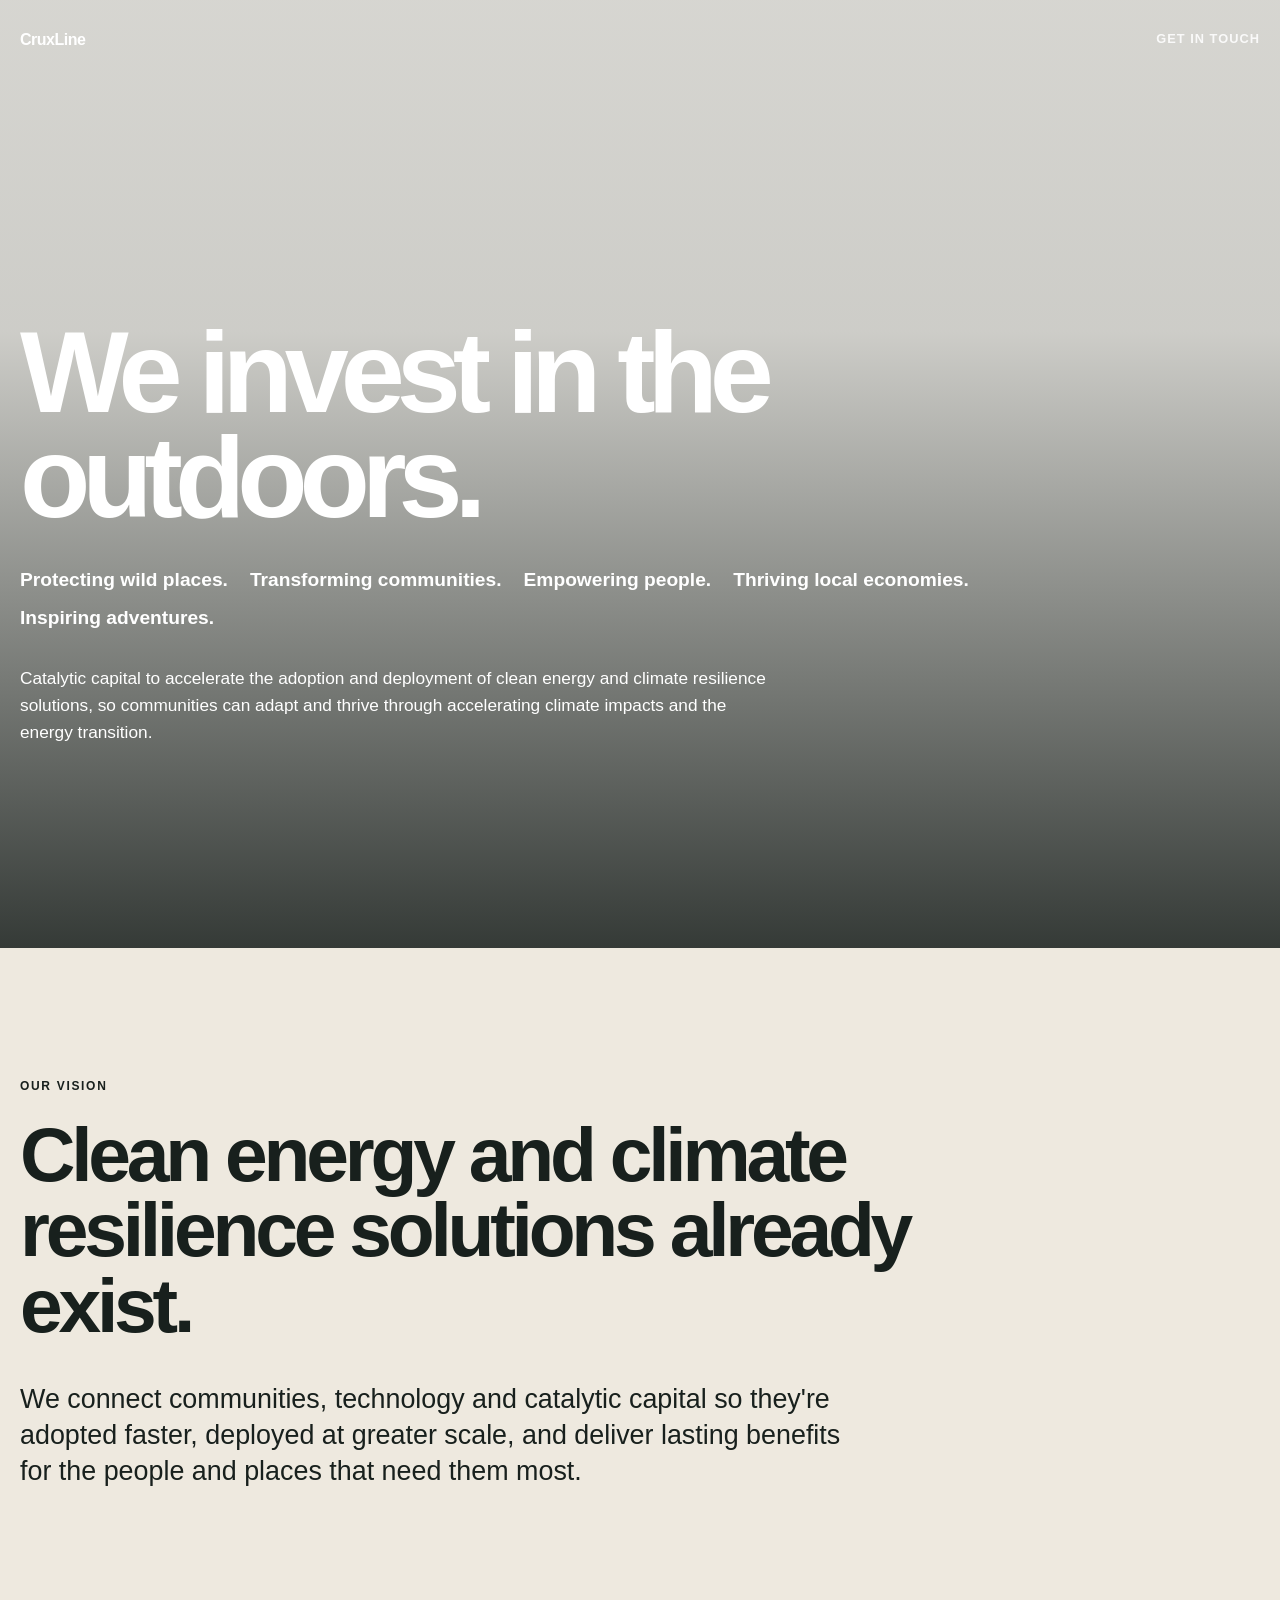
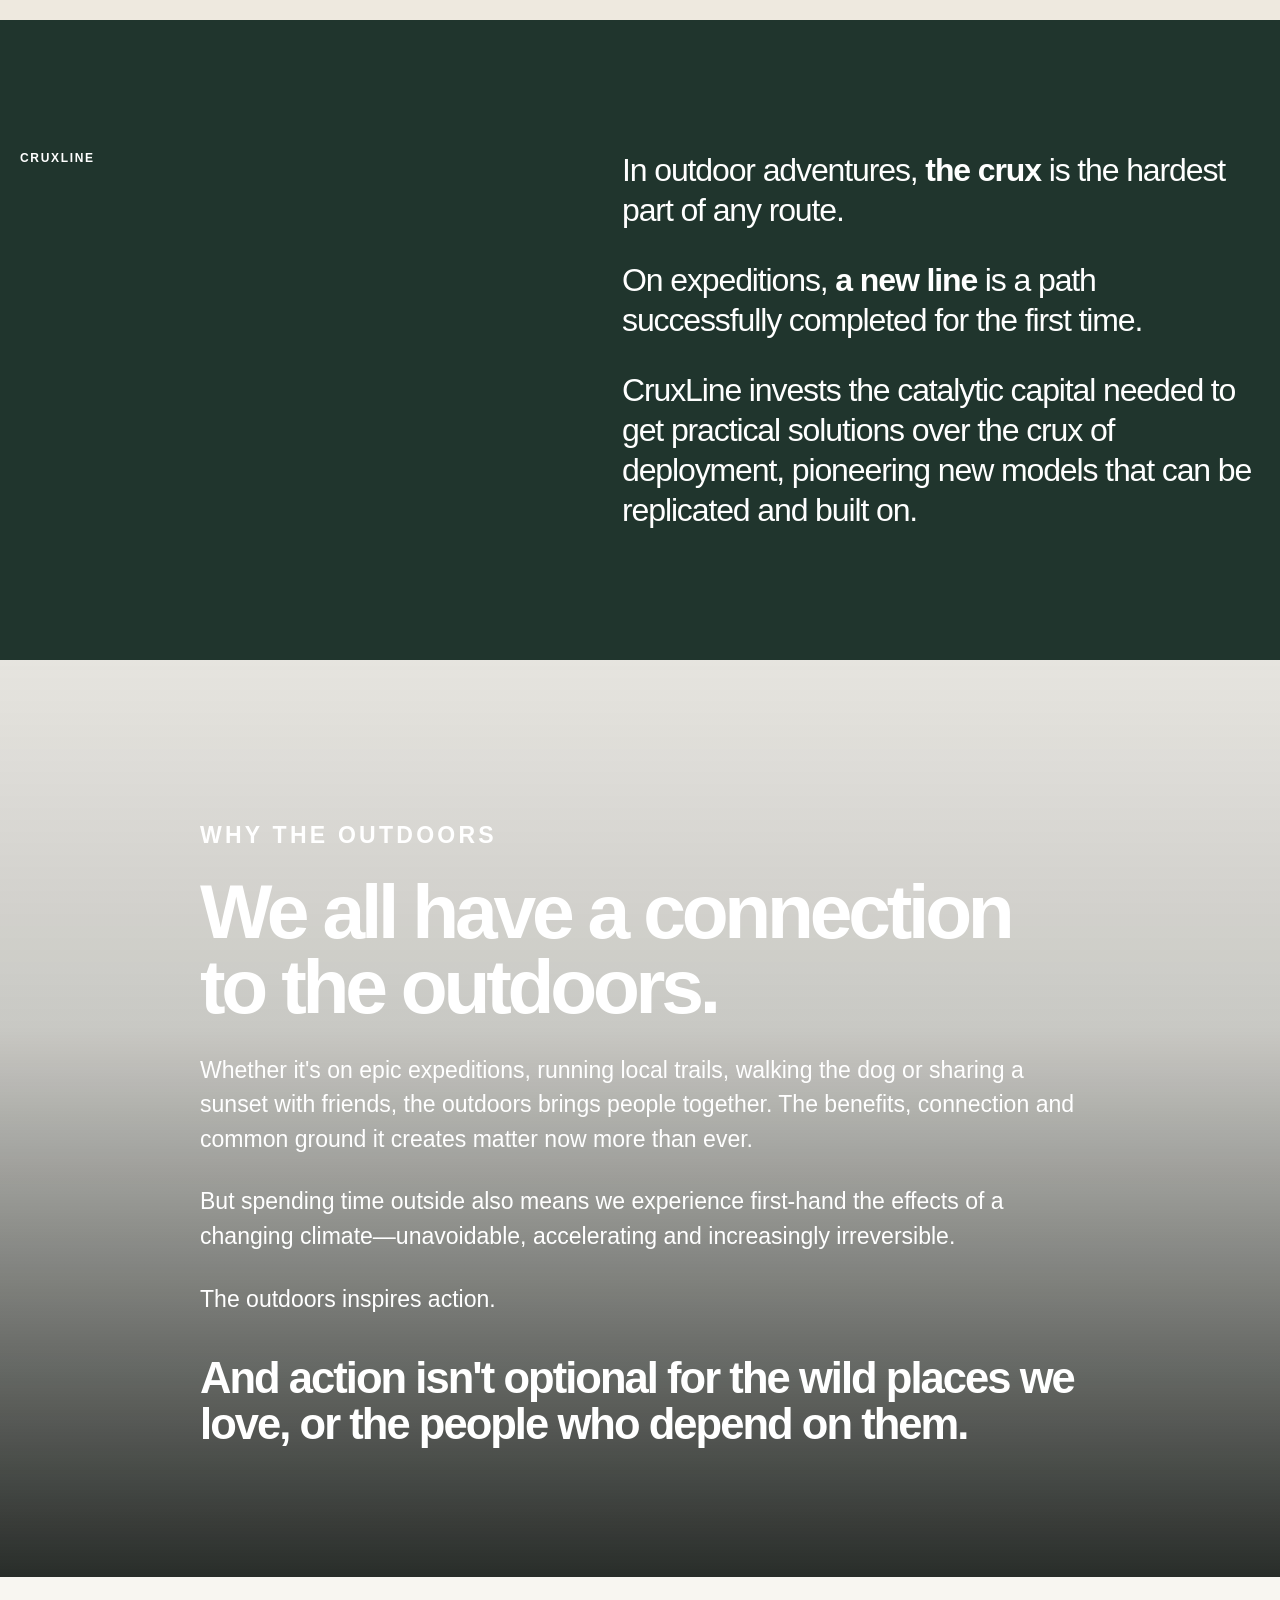
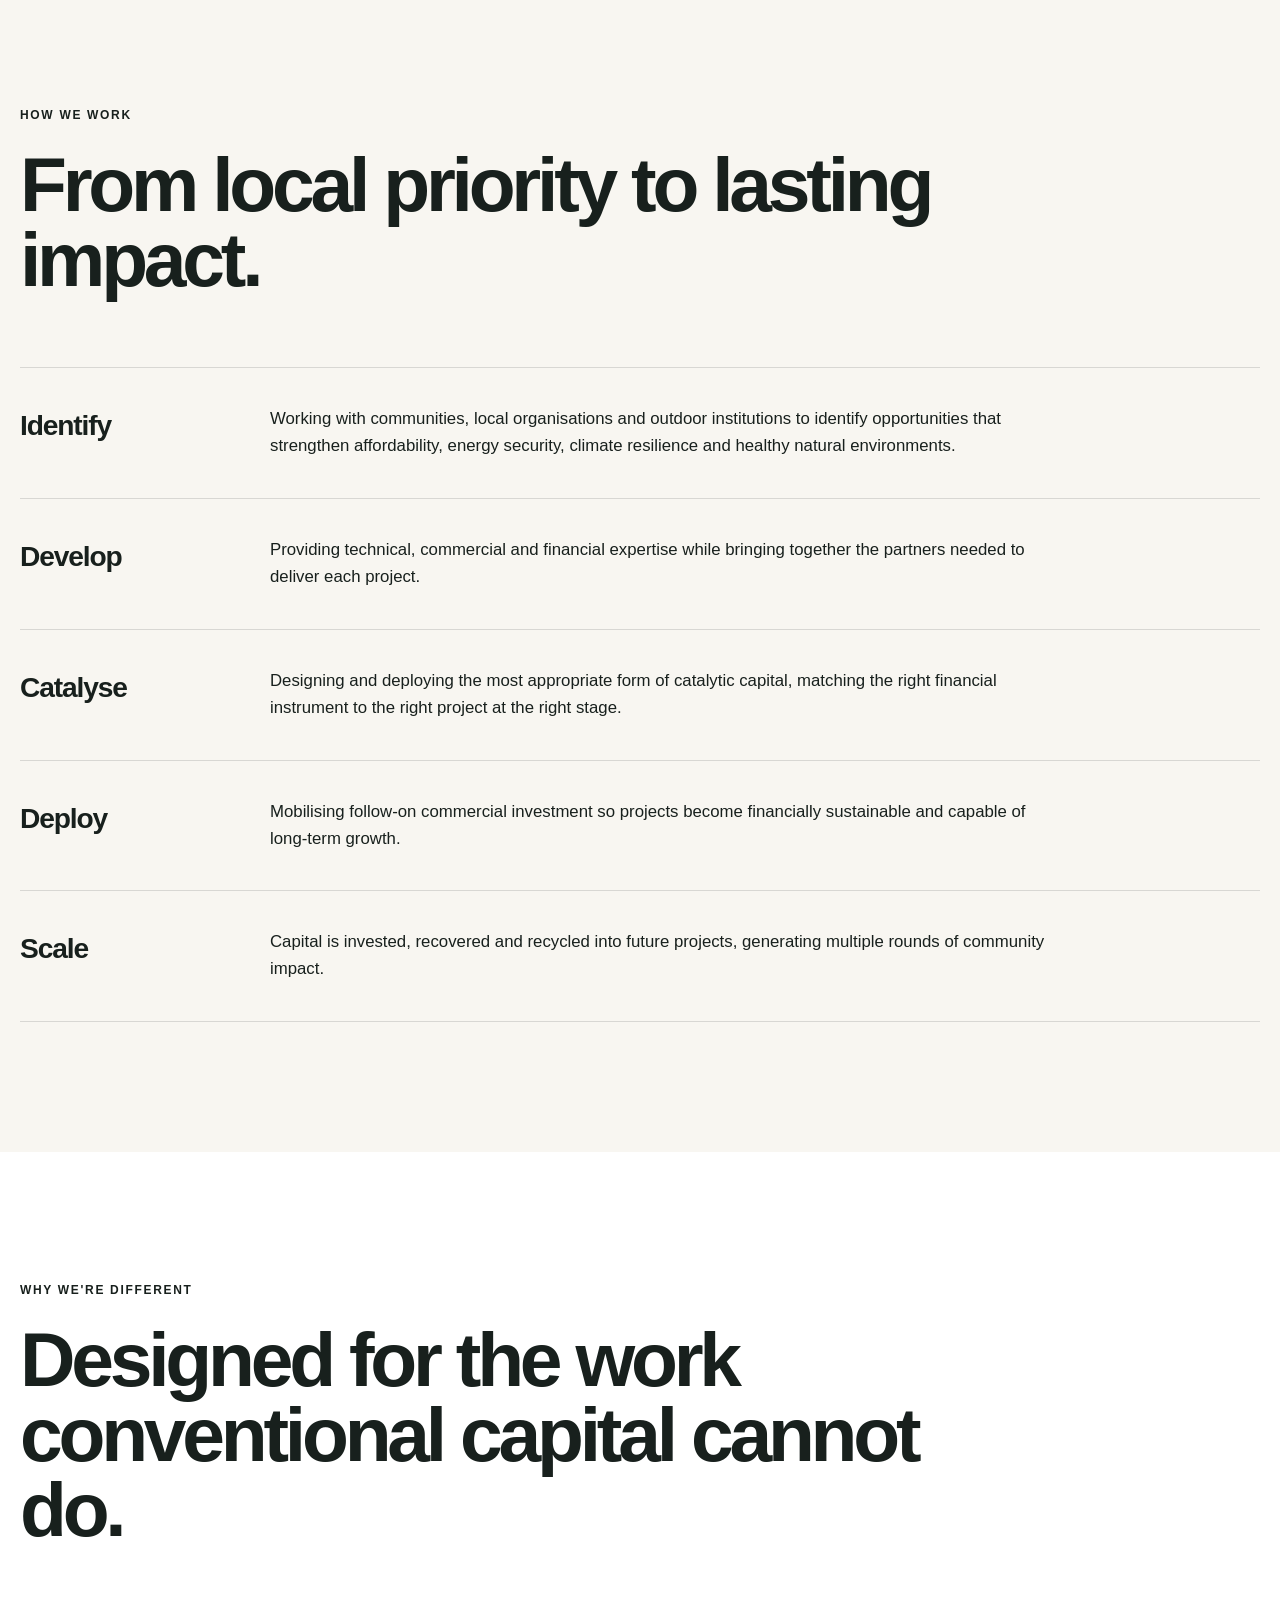
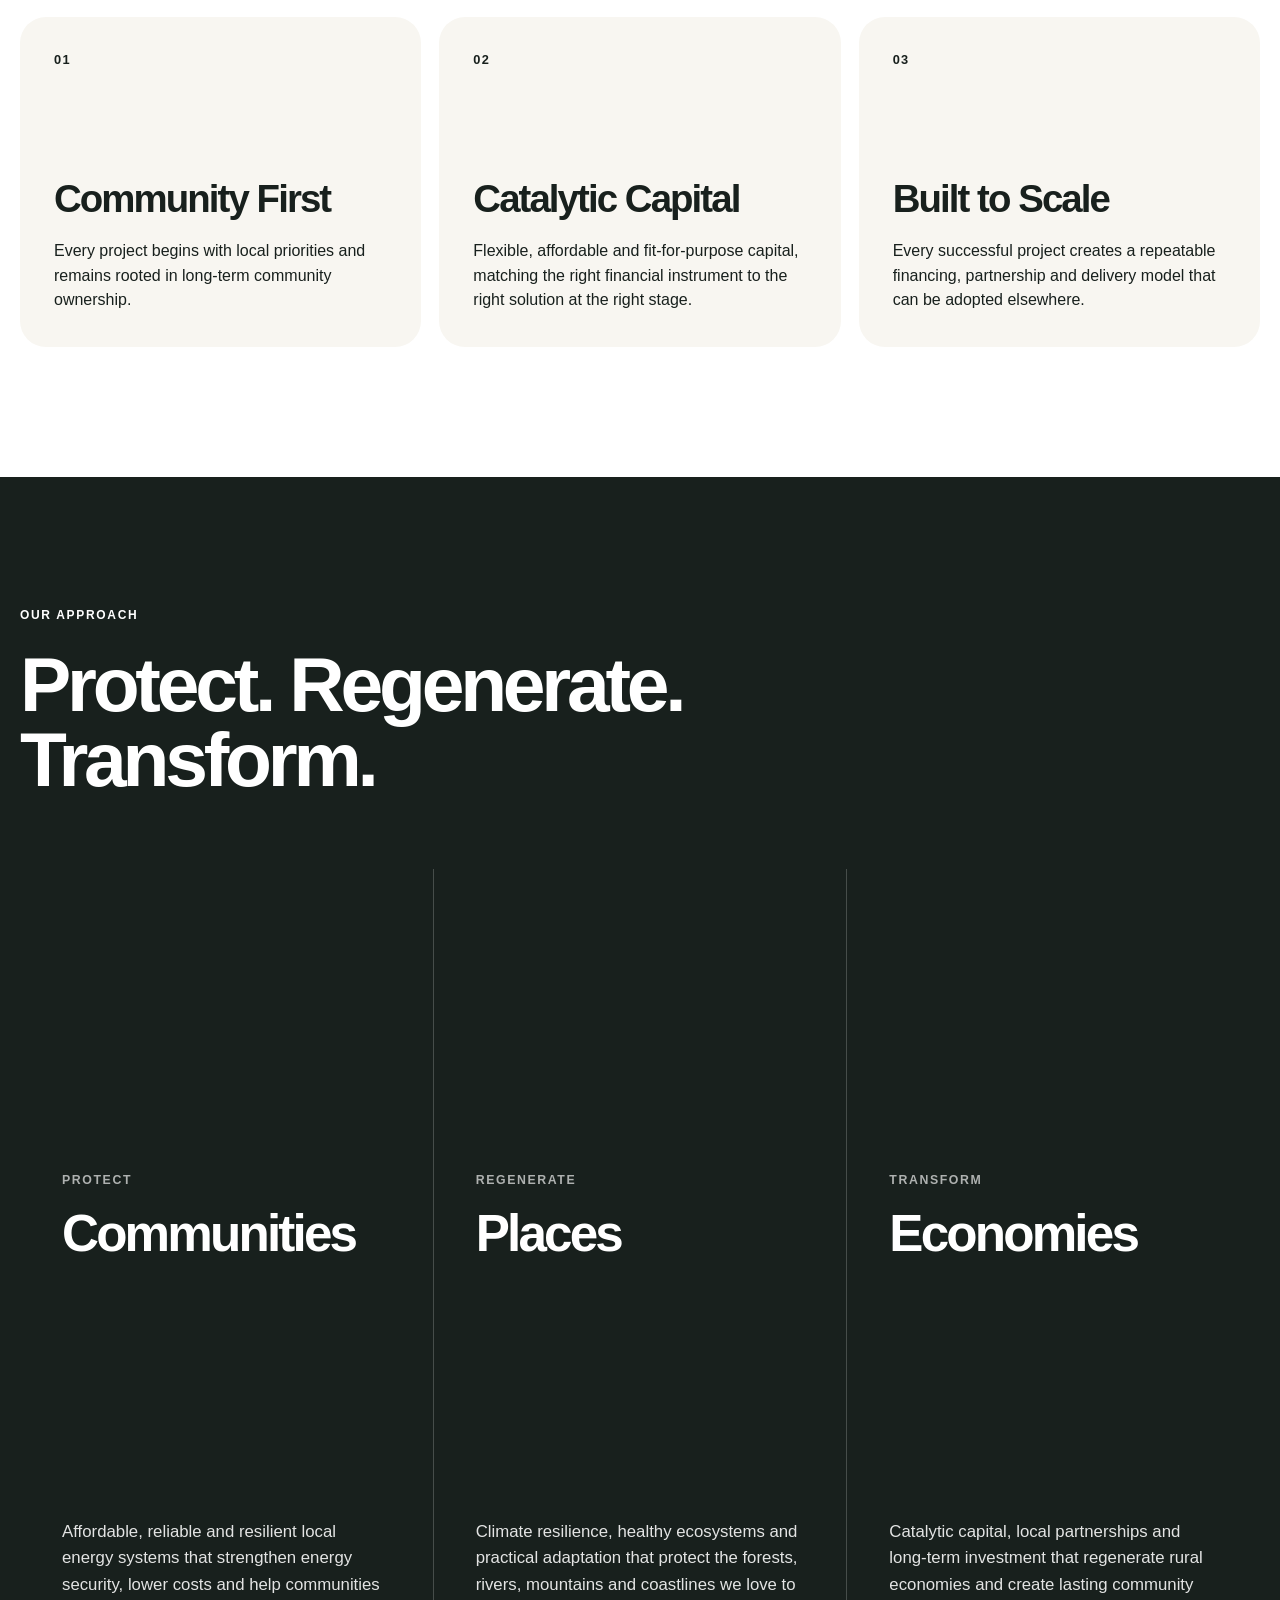
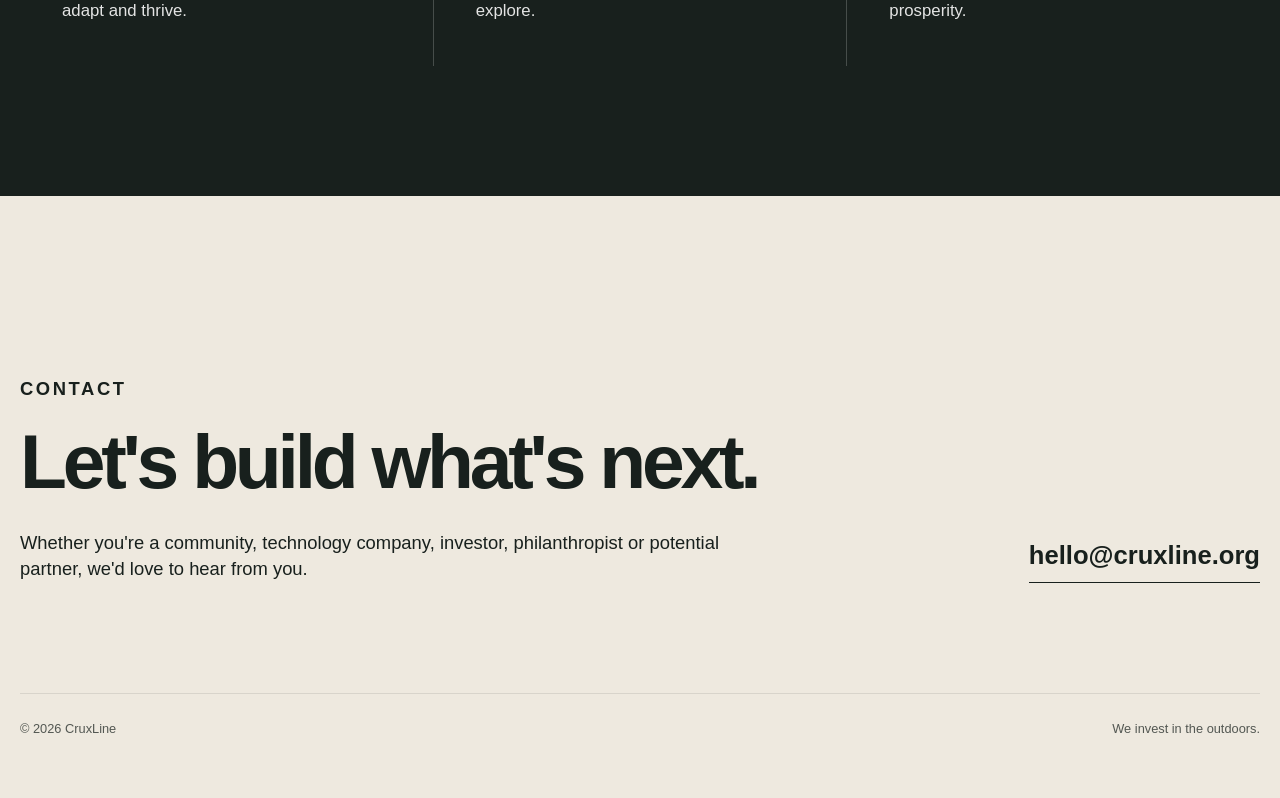
<file: index(1).html>
<!DOCTYPE html>
<html lang="en">
<head>
  <meta charset="UTF-8" />
  <meta name="viewport" content="width=device-width, initial-scale=1.0" />
  <meta
    name="description"
    content="CruxLine invests catalytic capital to accelerate the adoption and deployment of clean energy and climate resilience solutions."
  />
  <title>CruxLine — We invest in the outdoors.</title>

  <style>
    :root {
      --ink: #18201d;
      --forest: #20352d;
      --moss: #7f8f77;
      --sand: #eee9df;
      --paper: #f8f6f1;
      --white: #ffffff;
      --line: rgba(24, 32, 29, 0.14);
      --max-width: 1240px;
      --radius: 26px;
    }

    * {
      box-sizing: border-box;
      margin: 0;
      padding: 0;
    }

    html {
      scroll-behavior: smooth;
    }

    body {
      background: var(--paper);
      color: var(--ink);
      font-family: Arial, Helvetica, sans-serif;
      line-height: 1.45;
      -webkit-font-smoothing: antialiased;
      text-rendering: optimizeLegibility;
    }

    a {
      color: inherit;
      text-decoration: none;
    }

    img {
      display: block;
      width: 100%;
    }

    .container {
      width: min(calc(100% - 40px), var(--max-width));
      margin: 0 auto;
    }

    .eyebrow {
      margin-bottom: 22px;
      font-size: 0.75rem;
      font-weight: 700;
      letter-spacing: 0.14em;
      text-transform: uppercase;
    }

    .display {
      max-width: 1000px;
      font-size: clamp(3.8rem, 9vw, 8.8rem);
      font-weight: 600;
      letter-spacing: -0.07em;
      line-height: 0.91;
    }

    .headline {
      max-width: 1000px;
      font-size: clamp(2.6rem, 6vw, 5.8rem);
      font-weight: 600;
      letter-spacing: -0.055em;
      line-height: 0.98;
    }

    .lead {
      max-width: 850px;
      font-size: clamp(1.25rem, 2.1vw, 1.9rem);
      line-height: 1.35;
    }

    .body-large {
      max-width: 780px;
      font-size: clamp(1.1rem, 1.65vw, 1.45rem);
      line-height: 1.55;
    }

    .nav {
      position: absolute;
      z-index: 20;
      top: 0;
      left: 0;
      width: 100%;
      padding: 28px 0;
      color: var(--white);
    }

    .nav-inner {
      display: flex;
      align-items: center;
      justify-content: space-between;
    }

    .brand {
      font-size: 1rem;
      font-weight: 700;
      letter-spacing: -0.03em;
    }

    .nav-link {
      font-size: 0.8rem;
      font-weight: 700;
      letter-spacing: 0.08em;
      text-transform: uppercase;
      opacity: 0.88;
    }

    .hero {
      position: relative;
      min-height: 100svh;
      display: flex;
      align-items: flex-end;
      overflow: hidden;
      color: var(--white);
      background:
        linear-gradient(180deg, rgba(10, 17, 14, 0.14) 0%, rgba(10, 17, 14, 0.18) 35%, rgba(10, 17, 14, 0.82) 100%),
        url("https://images.unsplash.com/photo-1464822759023-fed622ff2c3b?auto=format&fit=crop&w=2200&q=88")
        center 45% / cover no-repeat;
    }

    .hero-content {
      position: relative;
      z-index: 2;
      padding: 190px 0 72px;
    }

    .hero-strands {
      display: flex;
      flex-wrap: wrap;
      gap: 10px 22px;
      max-width: 1100px;
      margin-top: 36px;
      font-size: clamp(1rem, 1.5vw, 1.3rem);
      font-weight: 600;
    }

    .hero-copy {
      max-width: 760px;
      margin-top: 34px;
      font-size: clamp(1rem, 1.35vw, 1.2rem);
      line-height: 1.55;
    }

    section {
      padding: 130px 0;
    }

    .vision {
      background: var(--sand);
    }

    .vision .lead {
      margin-top: 38px;
    }

    .crux {
      background: var(--forest);
      color: var(--white);
    }

    .crux-grid {
      display: grid;
      grid-template-columns: 0.9fr 1.1fr;
      gap: 80px;
      align-items: start;
    }

    .crux-copy p {
      margin-bottom: 30px;
      font-size: clamp(1.35rem, 2.5vw, 2.35rem);
      line-height: 1.25;
      letter-spacing: -0.035em;
    }

    .crux-copy p:last-child {
      margin-bottom: 0;
    }

    .crux-copy strong {
      font-weight: 700;
    }

    .outdoors {
      position: relative;
      min-height: 90svh;
      display: flex;
      align-items: flex-end;
      color: var(--white);
      background:
        linear-gradient(180deg, rgba(12, 17, 14, 0.08) 0%, rgba(12, 17, 14, 0.2) 40%, rgba(12, 17, 14, 0.88) 100%),
        url("https://images.unsplash.com/photo-1443632864897-14973fa006cf?auto=format&fit=crop&w=2200&q=88")
        center / cover no-repeat;
    }

    .outdoors-content {
      max-width: 880px;
    }

    .outdoors-content p {
      margin-top: 28px;
      font-size: clamp(1.1rem, 1.8vw, 1.55rem);
      line-height: 1.5;
    }

    .outdoors-content .closing {
      margin-top: 40px;
      font-size: clamp(1.7rem, 3.4vw, 3.3rem);
      font-weight: 600;
      letter-spacing: -0.045em;
      line-height: 1.05;
    }

    .how {
      background: var(--paper);
    }

    .process {
      margin-top: 70px;
      border-top: 1px solid var(--line);
    }

    .step {
      display: grid;
      grid-template-columns: 190px 1fr;
      gap: 60px;
      padding: 38px 0;
      border-bottom: 1px solid var(--line);
    }

    .step h3 {
      font-size: clamp(1.5rem, 2.2vw, 2rem);
      letter-spacing: -0.04em;
    }

    .step p {
      max-width: 780px;
      font-size: 1.05rem;
      line-height: 1.6;
    }

    .different {
      background: var(--white);
    }

    .cards {
      display: grid;
      grid-template-columns: repeat(3, 1fr);
      gap: 18px;
      margin-top: 70px;
    }

    .card {
      min-height: 330px;
      display: flex;
      flex-direction: column;
      justify-content: space-between;
      padding: 34px;
      border-radius: var(--radius);
      background: var(--paper);
    }

    .card-number {
      font-size: 0.8rem;
      font-weight: 700;
      letter-spacing: 0.1em;
    }

    .card h3 {
      margin-top: auto;
      margin-bottom: 20px;
      font-size: clamp(1.8rem, 3vw, 2.7rem);
      letter-spacing: -0.05em;
      line-height: 1;
    }

    .card p {
      font-size: 1rem;
      line-height: 1.55;
    }

    .approach {
      background: var(--ink);
      color: var(--white);
    }

    .pillars {
      display: grid;
      grid-template-columns: repeat(3, 1fr);
      gap: 1px;
      margin-top: 72px;
      background: rgba(255, 255, 255, 0.2);
    }

    .pillar {
      min-height: 520px;
      padding: 42px;
      background: var(--ink);
    }

    .pillar .verb {
      font-size: 0.77rem;
      font-weight: 700;
      letter-spacing: 0.13em;
      text-transform: uppercase;
      opacity: 0.65;
    }

    .pillar h3 {
      margin-top: 18px;
      font-size: clamp(2.4rem, 4vw, 4rem);
      letter-spacing: -0.055em;
      line-height: 1;
    }

    .pillar p {
      margin-top: 260px;
      font-size: 1.05rem;
      line-height: 1.55;
      opacity: 0.88;
    }

    .contact {
      padding: 150px 0 60px;
      background: var(--sand);
    }

    .contact-wrap {
      display: flex;
      align-items: flex-end;
      justify-content: space-between;
      gap: 40px;
      padding-bottom: 110px;
    }

    .contact-copy {
      max-width: 760px;
    }

    .contact-copy p {
      margin-top: 30px;
      font-size: 1.15rem;
    }

    .email {
      display: inline-block;
      padding-bottom: 8px;
      border-bottom: 1px solid currentColor;
      font-size: clamp(1.2rem, 2vw, 1.65rem);
      font-weight: 600;
    }

    footer {
      display: flex;
      justify-content: space-between;
      gap: 24px;
      padding-top: 26px;
      border-top: 1px solid var(--line);
      font-size: 0.8rem;
      opacity: 0.72;
    }

    @media (max-width: 900px) {
      section {
        padding: 95px 0;
      }

      .crux-grid,
      .cards,
      .pillars {
        grid-template-columns: 1fr;
      }

      .crux-grid {
        gap: 45px;
      }

      .step {
        grid-template-columns: 1fr;
        gap: 18px;
      }

      .card {
        min-height: 280px;
      }

      .pillar {
        min-height: auto;
      }

      .pillar p {
        margin-top: 120px;
      }

      .contact-wrap {
        align-items: flex-start;
        flex-direction: column;
      }
    }

    @media (max-width: 640px) {
      .container {
        width: min(calc(100% - 26px), var(--max-width));
      }

      .nav {
        padding: 20px 0;
      }

      .nav-link {
        display: none;
      }

      .hero-content {
        padding-bottom: 42px;
      }

      .hero-strands {
        gap: 8px 14px;
        margin-top: 28px;
      }

      .display {
        font-size: clamp(3.6rem, 17vw, 5.7rem);
      }

      .headline {
        font-size: clamp(2.7rem, 12vw, 4.5rem);
      }

      .contact {
        padding-top: 100px;
      }

      footer {
        flex-direction: column;
      }
    }
  </style>
</head>

<body>
  <header class="nav">
    <div class="container nav-inner">
      <a class="brand" href="#top">CruxLine</a>
      <a class="nav-link" href="#contact">Get in touch</a>
    </div>
  </header>

  <main>
    <section class="hero" id="top">
      <div class="container hero-content">
        <h1 class="display">We invest in the outdoors.</h1>

        <div class="hero-strands" aria-label="CruxLine impact areas">
          <span>Protecting wild places.</span>
          <span>Transforming communities.</span>
          <span>Empowering people.</span>
          <span>Thriving local economies.</span>
          <span>Inspiring adventures.</span>
        </div>

        <p class="hero-copy">
          Catalytic capital to accelerate the adoption and deployment of clean energy and climate resilience solutions, so communities can adapt and thrive through accelerating climate impacts and the energy transition.
        </p>
      </div>
    </section>

    <section class="vision">
      <div class="container">
        <p class="eyebrow">Our vision</p>
        <h2 class="headline">Clean energy and climate resilience solutions already exist.</h2>
        <p class="lead">
          We connect communities, technology and catalytic capital so they're adopted faster, deployed at greater scale, and deliver lasting benefits for the people and places that need them most.
        </p>
      </div>
    </section>

    <section class="crux">
      <div class="container crux-grid">
        <p class="eyebrow">CruxLine</p>

        <div class="crux-copy">
          <p>
            In outdoor adventures, <strong>the crux</strong> is the hardest part of any route.
          </p>
          <p>
            On expeditions, <strong>a new line</strong> is a path successfully completed for the first time.
          </p>
          <p>
            CruxLine invests the catalytic capital needed to get practical solutions over the crux of deployment, pioneering new models that can be replicated and built on.
          </p>
        </div>
      </div>
    </section>

    <section class="outdoors">
      <div class="container outdoors-content">
        <p class="eyebrow">Why the outdoors</p>
        <h2 class="headline">We all have a connection to the outdoors.</h2>

        <p>
          Whether it's on epic expeditions, running local trails, walking the dog or sharing a sunset with friends, the outdoors brings people together. The benefits, connection and common ground it creates matter now more than ever.
        </p>

        <p>
          But spending time outside also means we experience first-hand the effects of a changing climate—unavoidable, accelerating and increasingly irreversible.
        </p>

        <p>The outdoors inspires action.</p>

        <p class="closing">
          And action isn't optional for the wild places we love, or the people who depend on them.
        </p>
      </div>
    </section>

    <section class="how">
      <div class="container">
        <p class="eyebrow">How we work</p>
        <h2 class="headline">From local priority to lasting impact.</h2>

        <div class="process">
          <article class="step">
            <h3>Identify</h3>
            <p>
              Working with communities, local organisations and outdoor institutions to identify opportunities that strengthen affordability, energy security, climate resilience and healthy natural environments.
            </p>
          </article>

          <article class="step">
            <h3>Develop</h3>
            <p>
              Providing technical, commercial and financial expertise while bringing together the partners needed to deliver each project.
            </p>
          </article>

          <article class="step">
            <h3>Catalyse</h3>
            <p>
              Designing and deploying the most appropriate form of catalytic capital, matching the right financial instrument to the right project at the right stage.
            </p>
          </article>

          <article class="step">
            <h3>Deploy</h3>
            <p>
              Mobilising follow-on commercial investment so projects become financially sustainable and capable of long-term growth.
            </p>
          </article>

          <article class="step">
            <h3>Scale</h3>
            <p>
              Capital is invested, recovered and recycled into future projects, generating multiple rounds of community impact.
            </p>
          </article>
        </div>
      </div>
    </section>

    <section class="different">
      <div class="container">
        <p class="eyebrow">Why we're different</p>
        <h2 class="headline">Designed for the work conventional capital cannot do.</h2>

        <div class="cards">
          <article class="card">
            <span class="card-number">01</span>
            <div>
              <h3>Community First</h3>
              <p>
                Every project begins with local priorities and remains rooted in long-term community ownership.
              </p>
            </div>
          </article>

          <article class="card">
            <span class="card-number">02</span>
            <div>
              <h3>Catalytic Capital</h3>
              <p>
                Flexible, affordable and fit-for-purpose capital, matching the right financial instrument to the right solution at the right stage.
              </p>
            </div>
          </article>

          <article class="card">
            <span class="card-number">03</span>
            <div>
              <h3>Built to Scale</h3>
              <p>
                Every successful project creates a repeatable financing, partnership and delivery model that can be adopted elsewhere.
              </p>
            </div>
          </article>
        </div>
      </div>
    </section>

    <section class="approach">
      <div class="container">
        <p class="eyebrow">Our approach</p>
        <h2 class="headline">Protect. Regenerate. Transform.</h2>

        <div class="pillars">
          <article class="pillar">
            <p class="verb">Protect</p>
            <h3>Communities</h3>
            <p>
              Affordable, reliable and resilient local energy systems that strengthen energy security, lower costs and help communities adapt and thrive.
            </p>
          </article>

          <article class="pillar">
            <p class="verb">Regenerate</p>
            <h3>Places</h3>
            <p>
              Climate resilience, healthy ecosystems and practical adaptation that protect the forests, rivers, mountains and coastlines we love to explore.
            </p>
          </article>

          <article class="pillar">
            <p class="verb">Transform</p>
            <h3>Economies</h3>
            <p>
              Catalytic capital, local partnerships and long-term investment that regenerate rural economies and create lasting community prosperity.
            </p>
          </article>
        </div>
      </div>
    </section>

    <section class="contact" id="contact">
      <div class="container">
        <div class="contact-wrap">
          <div class="contact-copy">
            <p class="eyebrow">Contact</p>
            <h2 class="headline">Let's build what's next.</h2>
            <p>
              Whether you're a community, technology company, investor, philanthropist or potential partner, we'd love to hear from you.
            </p>
          </div>

          <a class="email" href="mailto:hello@cruxline.org">hello@cruxline.org</a>
        </div>

        <footer>
          <span>© <span id="year"></span> CruxLine</span>
          <span>We invest in the outdoors.</span>
        </footer>
      </div>
    </section>
  </main>

  <script>
    document.getElementById("year").textContent = new Date().getFullYear();
  </script>
</body>
</html>
</file>
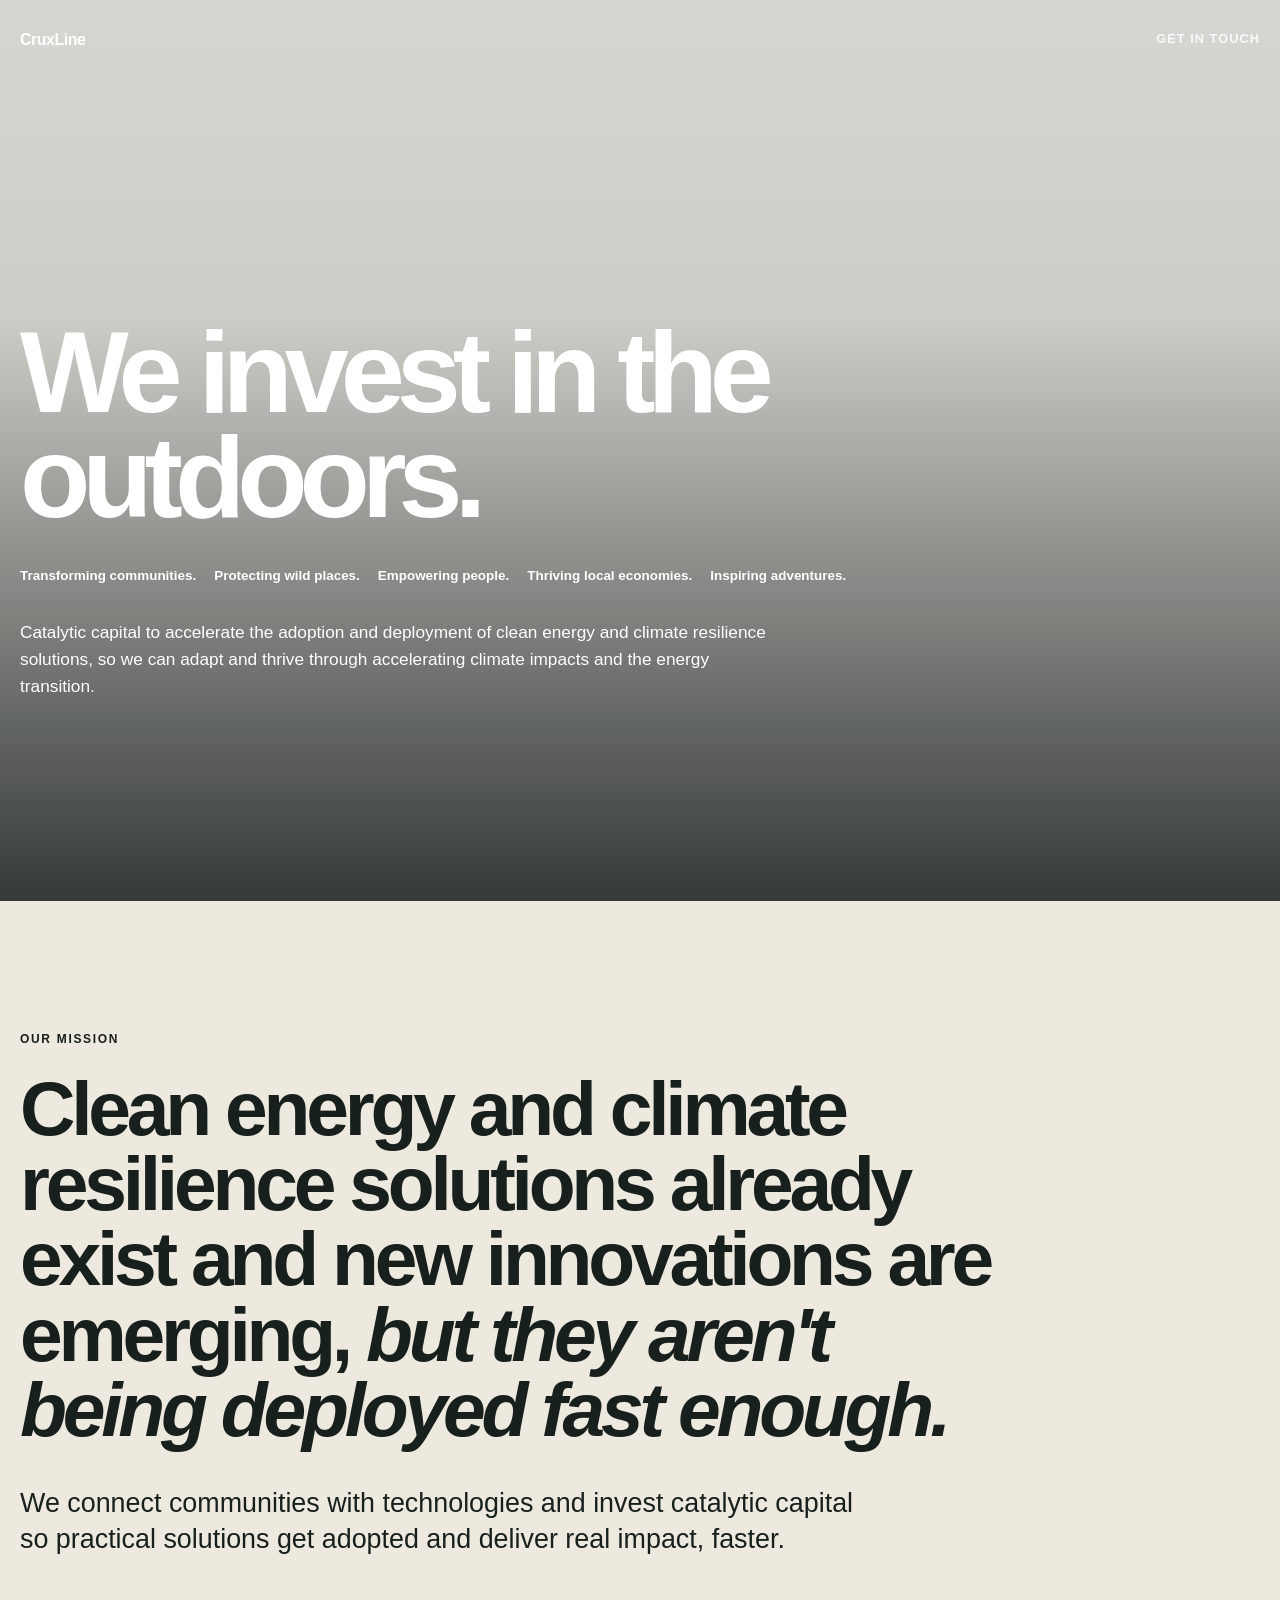
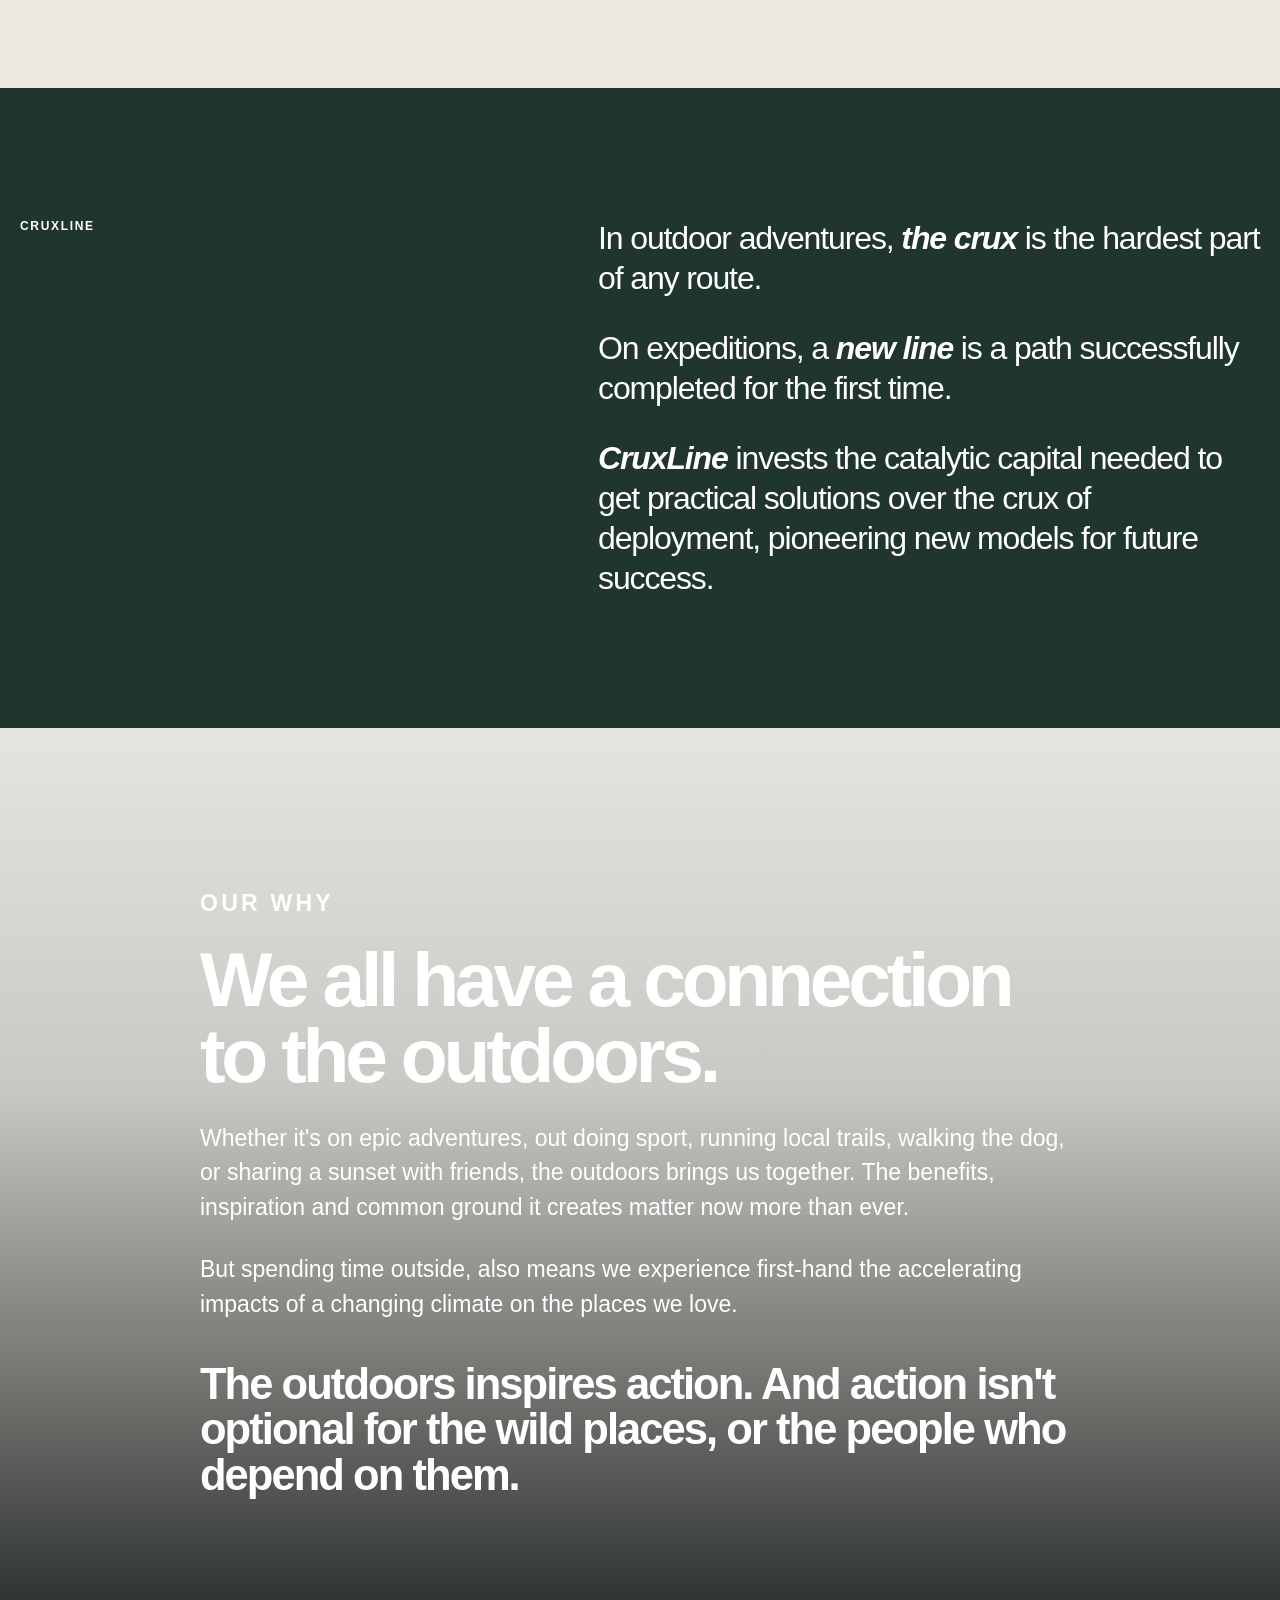
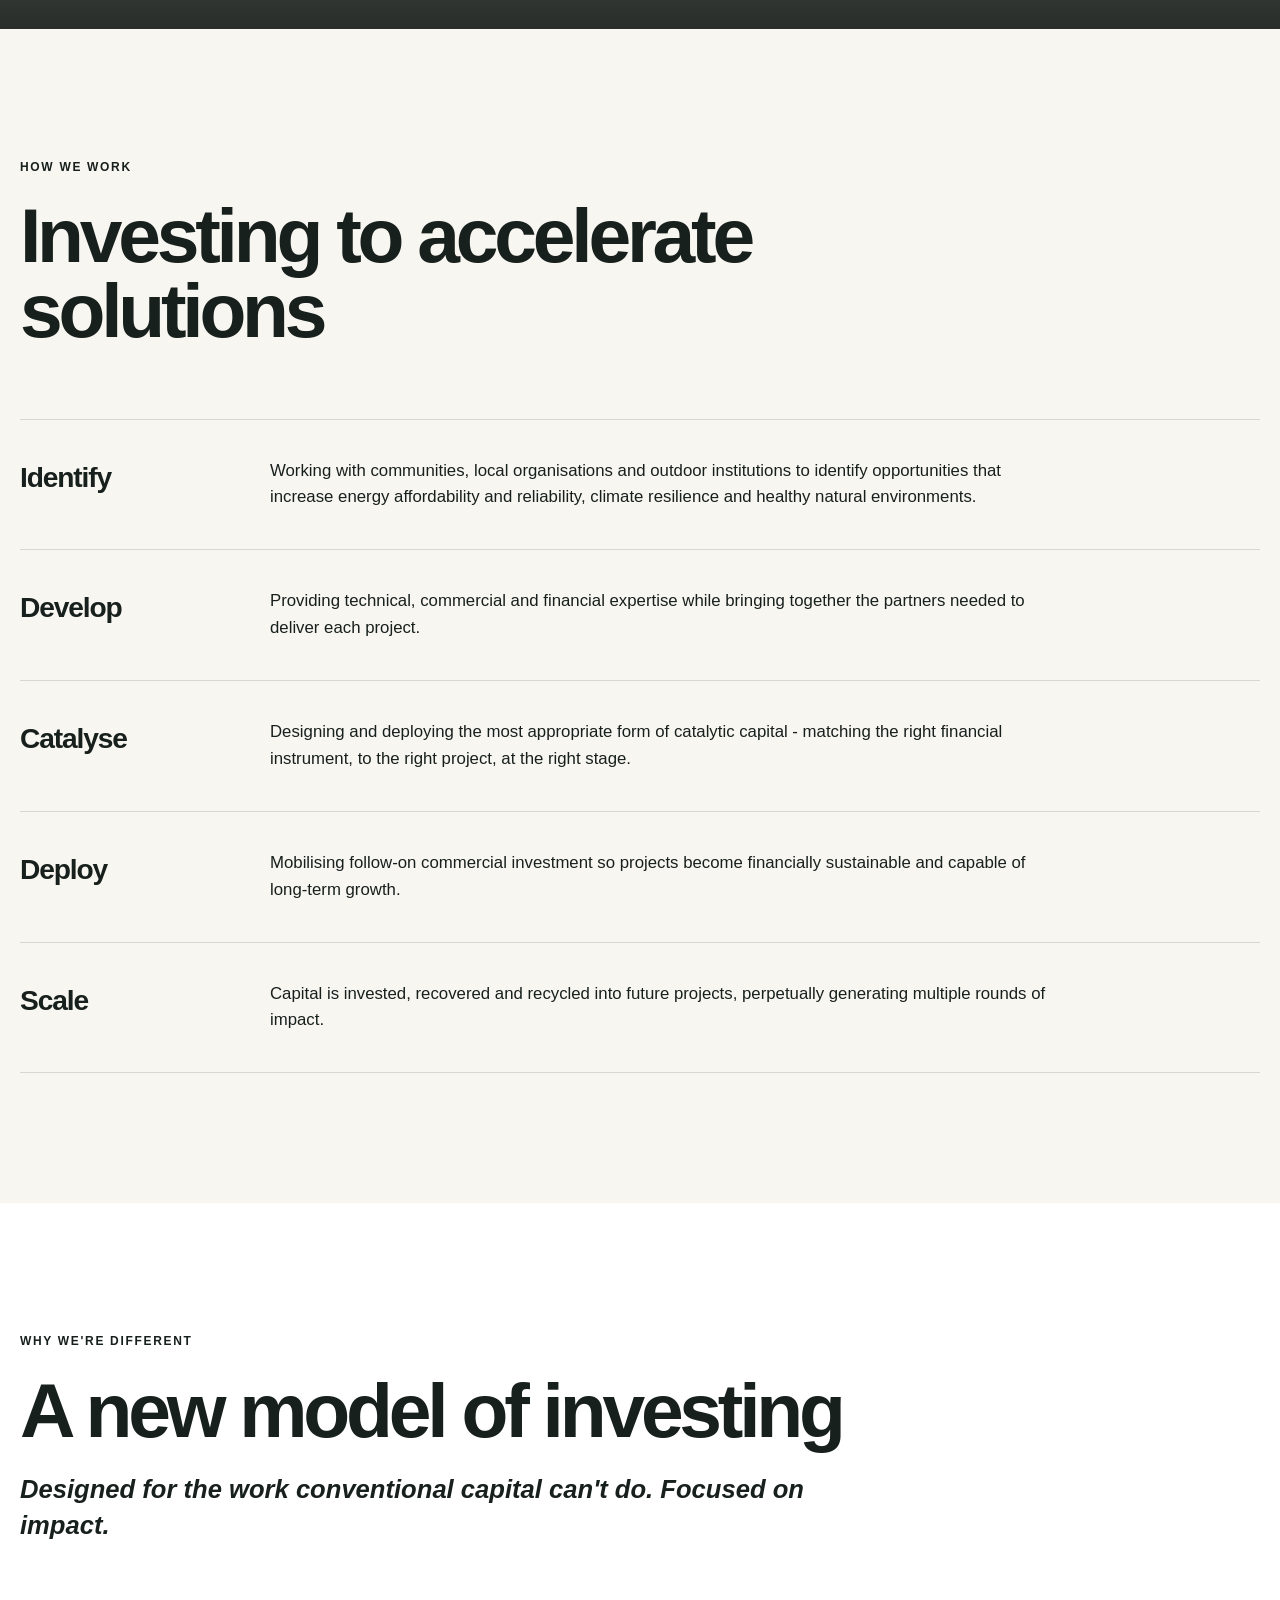
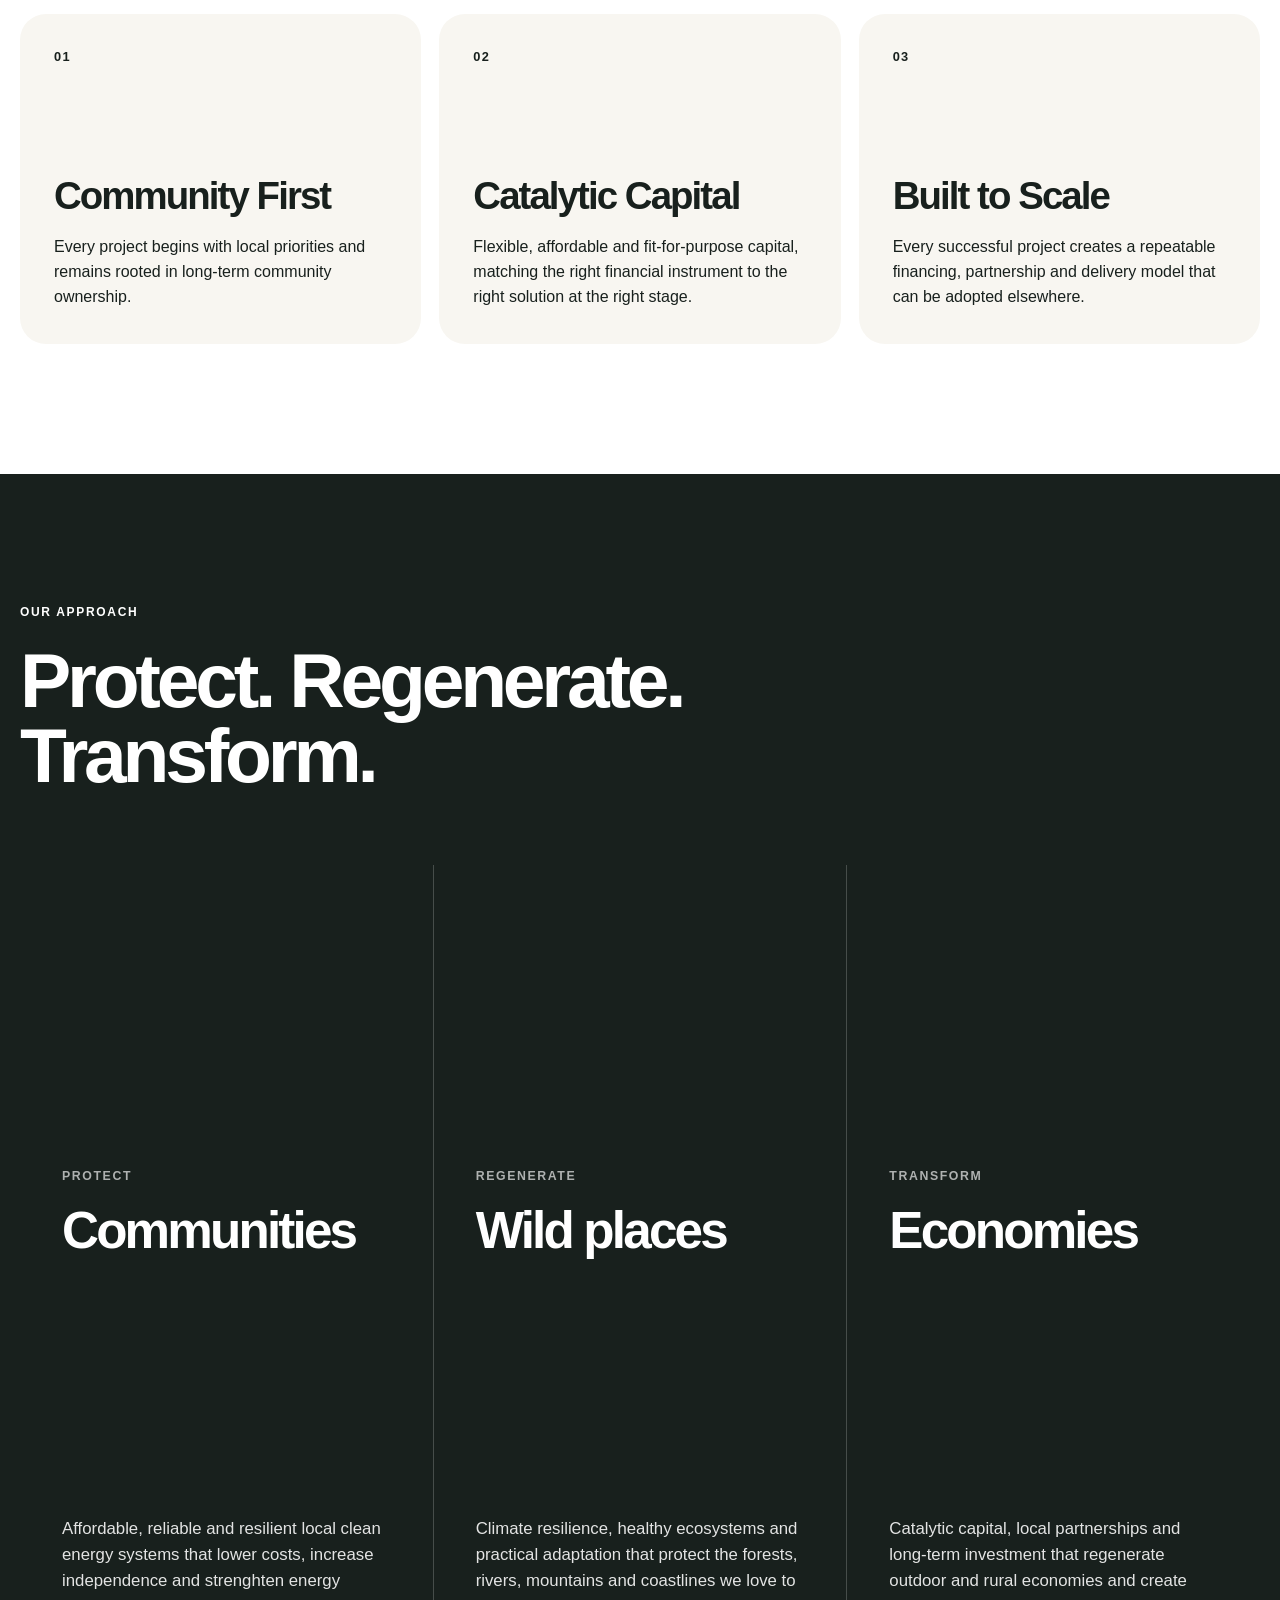
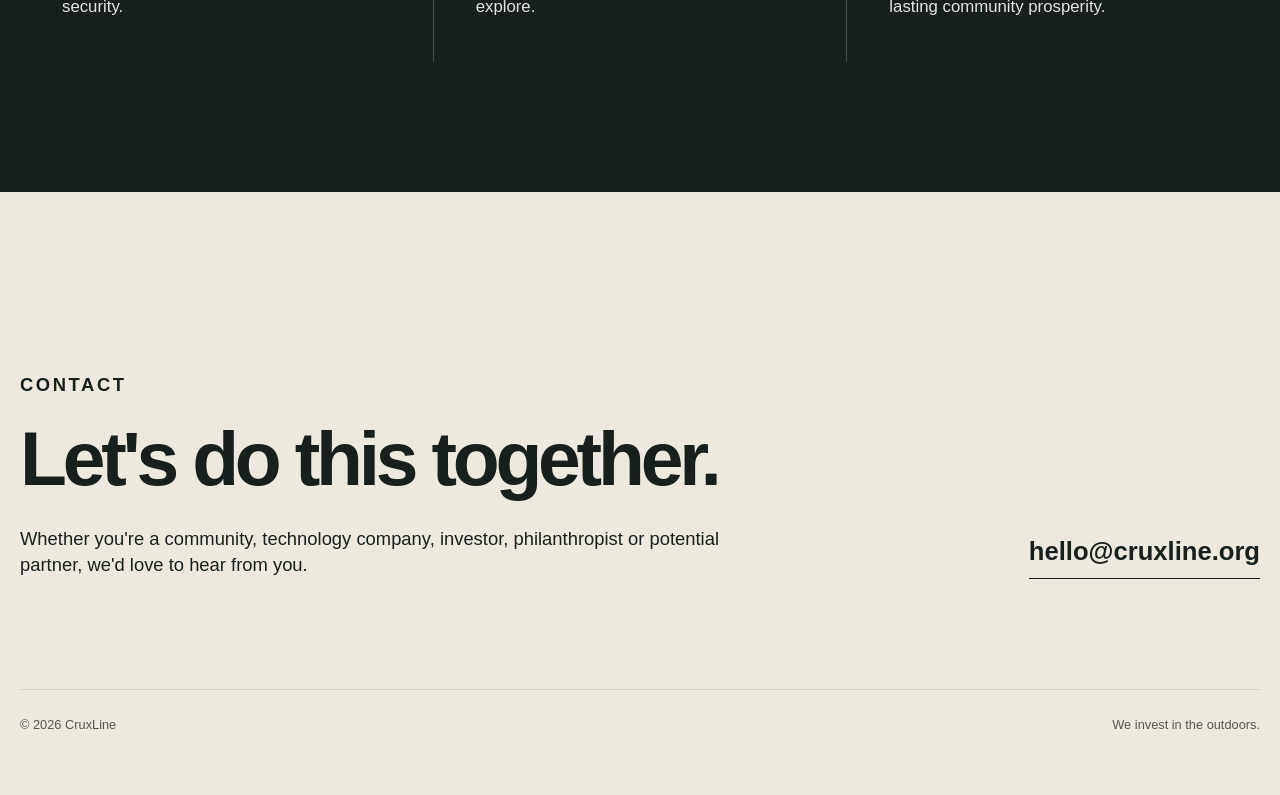
<file: index_cruxline_updated_final_v2.html>
<!DOCTYPE html>
<html lang="en">
<head>
  <meta charset="UTF-8" />
  <meta name="viewport" content="width=device-width, initial-scale=1.0" />
  <meta
    name="description"
    content="CruxLine invests catalytic capital to accelerate the adoption and deployment of clean energy and climate resilience solutions."
  />
  <title>CruxLine — We invest in the outdoors.</title>

  <style>
    :root {
      --ink: #18201d;
      --forest: #20352d;
      --moss: #7f8f77;
      --sand: #eee9df;
      --paper: #f8f6f1;
      --white: #ffffff;
      --line: rgba(24, 32, 29, 0.14);
      --max-width: 1240px;
      --radius: 26px;
    }

    * {
      box-sizing: border-box;
      margin: 0;
      padding: 0;
    }

    html {
      scroll-behavior: smooth;
    }

    body {
      background: var(--paper);
      color: var(--ink);
      font-family: Arial, Helvetica, sans-serif;
      line-height: 1.45;
      -webkit-font-smoothing: antialiased;
      text-rendering: optimizeLegibility;
    }

    a {
      color: inherit;
      text-decoration: none;
    }

    img {
      display: block;
      width: 100%;
    }

    .container {
      width: min(calc(100% - 40px), var(--max-width));
      margin: 0 auto;
    }

    .eyebrow {
      margin-bottom: 22px;
      font-size: 0.75rem;
      font-weight: 700;
      letter-spacing: 0.14em;
      text-transform: uppercase;
    }

    .display {
      max-width: 1000px;
      font-size: clamp(3.8rem, 9vw, 8.8rem);
      font-weight: 600;
      letter-spacing: -0.07em;
      line-height: 0.91;
    }

    .headline {
      max-width: 1000px;
      font-size: clamp(2.6rem, 6vw, 5.8rem);
      font-weight: 600;
      letter-spacing: -0.055em;
      line-height: 0.98;
    }

    .lead {
      max-width: 850px;
      font-size: clamp(1.25rem, 2.1vw, 1.9rem);
      line-height: 1.35;
    }

    .body-large {
      max-width: 780px;
      font-size: clamp(1.1rem, 1.65vw, 1.45rem);
      line-height: 1.55;
    }

    .nav {
      position: absolute;
      z-index: 20;
      top: 0;
      left: 0;
      width: 100%;
      padding: 28px 0;
      color: var(--white);
    }

    .nav-inner {
      display: flex;
      align-items: center;
      justify-content: space-between;
    }

    .brand {
      font-size: 1rem;
      font-weight: 700;
      letter-spacing: -0.03em;
    }

    .nav-link {
      font-size: 0.8rem;
      font-weight: 700;
      letter-spacing: 0.08em;
      text-transform: uppercase;
      opacity: 0.88;
    }

    .hero {
      position: relative;
      min-height: 100svh;
      display: flex;
      align-items: flex-end;
      overflow: hidden;
      color: var(--white);
      background:
        linear-gradient(180deg, rgba(10, 17, 14, 0.14) 0%, rgba(10, 17, 14, 0.18) 35%, rgba(10, 17, 14, 0.82) 100%),
        url("https://images.unsplash.com/photo-1464822759023-fed622ff2c3b?auto=format&fit=crop&w=2200&q=88")
        center 45% / cover no-repeat;
    }

    .hero-content {
      position: relative;
      z-index: 2;
      padding: 190px 0 72px;
    }

    .hero-strands {
      display: flex;
      flex-wrap: nowrap;
      gap: 10px 18px;
      max-width: 1200px;
      margin-top: 36px;
      font-size: clamp(0.78rem, 1.05vw, 1rem);
      font-weight: 600;
      white-space: nowrap;
    }

    .hero-copy {
      max-width: 760px;
      margin-top: 34px;
      font-size: clamp(1rem, 1.35vw, 1.2rem);
      line-height: 1.55;
    }

    section {
      padding: 130px 0;
    }

    .vision {
      background: var(--sand);
    }

    .vision .lead {
      margin-top: 38px;
    }

    .crux {
      background: var(--forest);
      color: var(--white);
    }

    .crux-grid {
      display: grid;
      grid-template-columns: 0.9fr 1.1fr;
      gap: 80px;
      align-items: start;
    }

    .crux-copy {
      margin-left: -24px;
    }

    .crux-copy p {
      margin-bottom: 30px;
      font-size: clamp(1.35rem, 2.5vw, 2.35rem);
      line-height: 1.25;
      letter-spacing: -0.035em;
    }

    .crux-copy p:last-child {
      margin-bottom: 0;
    }

    .crux-copy strong {
      font-weight: 700;
      font-style: italic;
    }

    .outdoors {
      position: relative;
      min-height: 90svh;
      display: flex;
      align-items: flex-end;
      color: var(--white);
      background:
        linear-gradient(180deg, rgba(12, 17, 14, 0.08) 0%, rgba(12, 17, 14, 0.2) 40%, rgba(12, 17, 14, 0.88) 100%),
        url("https://images.unsplash.com/photo-1443632864897-14973fa006cf?auto=format&fit=crop&w=2200&q=88")
        center / cover no-repeat;
    }

    .outdoors-content {
      max-width: 880px;
    }

    .outdoors-content p {
      margin-top: 28px;
      font-size: clamp(1.1rem, 1.8vw, 1.55rem);
      line-height: 1.5;
    }

    .outdoors-content .closing {
      margin-top: 40px;
      font-size: clamp(1.7rem, 3.4vw, 3.3rem);
      font-weight: 600;
      letter-spacing: -0.045em;
      line-height: 1.05;
    }

    .different-subtitle {
      margin-top: 24px;
      max-width: 850px;
      font-size: clamp(1.2rem, 2vw, 1.75rem);
      font-style: italic;
      line-height: 1.4;
    }

    .how {
      background: var(--paper);
    }

    .process {
      margin-top: 70px;
      border-top: 1px solid var(--line);
    }

    .step {
      display: grid;
      grid-template-columns: 190px 1fr;
      gap: 60px;
      padding: 38px 0;
      border-bottom: 1px solid var(--line);
    }

    .step h3 {
      font-size: clamp(1.5rem, 2.2vw, 2rem);
      letter-spacing: -0.04em;
    }

    .step p {
      max-width: 780px;
      font-size: 1.05rem;
      line-height: 1.6;
    }

    .different {
      background: var(--white);
    }

    .cards {
      display: grid;
      grid-template-columns: repeat(3, 1fr);
      gap: 18px;
      margin-top: 70px;
    }

    .card {
      min-height: 330px;
      display: flex;
      flex-direction: column;
      justify-content: space-between;
      padding: 34px;
      border-radius: var(--radius);
      background: var(--paper);
    }

    .card-number {
      font-size: 0.8rem;
      font-weight: 700;
      letter-spacing: 0.1em;
    }

    .card h3 {
      margin-top: auto;
      margin-bottom: 20px;
      font-size: clamp(1.8rem, 3vw, 2.7rem);
      letter-spacing: -0.05em;
      line-height: 1;
    }

    .card p {
      font-size: 1rem;
      line-height: 1.55;
    }

    .approach {
      background: var(--ink);
      color: var(--white);
    }

    .pillars {
      display: grid;
      grid-template-columns: repeat(3, 1fr);
      gap: 1px;
      margin-top: 72px;
      background: rgba(255, 255, 255, 0.2);
    }

    .pillar {
      min-height: 520px;
      padding: 42px;
      background: var(--ink);
    }

    .pillar .verb {
      font-size: 0.77rem;
      font-weight: 700;
      letter-spacing: 0.13em;
      text-transform: uppercase;
      opacity: 0.65;
    }

    .pillar h3 {
      margin-top: 18px;
      font-size: clamp(2.4rem, 4vw, 4rem);
      letter-spacing: -0.055em;
      line-height: 1;
    }

    .pillar p {
      margin-top: 260px;
      font-size: 1.05rem;
      line-height: 1.55;
      opacity: 0.88;
    }

    .contact {
      padding: 150px 0 60px;
      background: var(--sand);
    }

    .contact-wrap {
      display: flex;
      align-items: flex-end;
      justify-content: space-between;
      gap: 40px;
      padding-bottom: 110px;
    }

    .contact-copy {
      max-width: 760px;
    }

    .contact-copy p {
      margin-top: 30px;
      font-size: 1.15rem;
    }

    .email {
      display: inline-block;
      padding-bottom: 8px;
      border-bottom: 1px solid currentColor;
      font-size: clamp(1.2rem, 2vw, 1.65rem);
      font-weight: 600;
    }

    footer {
      display: flex;
      justify-content: space-between;
      gap: 24px;
      padding-top: 26px;
      border-top: 1px solid var(--line);
      font-size: 0.8rem;
      opacity: 0.72;
    }

    @media (max-width: 900px) {
      section {
        padding: 95px 0;
      }

      .crux-grid,
      .cards,
      .pillars {
        grid-template-columns: 1fr;
      }

      .crux-grid {
        gap: 45px;
      }

      .step {
        grid-template-columns: 1fr;
        gap: 18px;
      }

      .card {
        min-height: 280px;
      }

      .pillar {
        min-height: auto;
      }

      .pillar p {
        margin-top: 120px;
      }

      .contact-wrap {
        align-items: flex-start;
        flex-direction: column;
      }
    }

    @media (max-width: 640px) {
      .container {
        width: min(calc(100% - 26px), var(--max-width));
      }

      .nav {
        padding: 20px 0;
      }

      .nav-link {
        display: none;
      }

      .hero-content {
        padding-bottom: 42px;
      }

      .hero-strands {
        flex-wrap: wrap;
        gap: 8px 14px;
        margin-top: 28px;
        white-space: normal;
      }

      .crux-copy {
        margin-left: 0;
      }

      .display {
        font-size: clamp(3.6rem, 17vw, 5.7rem);
      }

      .headline {
        font-size: clamp(2.7rem, 12vw, 4.5rem);
      }

      .contact {
        padding-top: 100px;
      }

      footer {
        flex-direction: column;
      }
    }
  </style>
</head>

<body>
  <header class="nav">
    <div class="container nav-inner">
      <a class="brand" href="#top">CruxLine</a>
      <a class="nav-link" href="#contact">Get in touch</a>
    </div>
  </header>

  <main>
    <section class="hero" id="top">
      <div class="container hero-content">
        <h1 class="display">We invest in the outdoors.</h1>

        <div class="hero-strands" aria-label="CruxLine impact areas">
          <span>Transforming communities.</span>
          <span>Protecting wild places.</span>
          <span>Empowering people.</span>
          <span>Thriving local economies.</span>
          <span>Inspiring adventures.</span>
        </div>

        <p class="hero-copy">
          Catalytic capital to accelerate the adoption and deployment of clean energy and climate resilience solutions, so we can adapt and thrive through accelerating climate impacts and the energy transition.
        </p>
      </div>
    </section>

    <section class="vision">
      <div class="container">
        <p class="eyebrow">Our mission</p>
        <h2 class="headline">Clean energy and climate resilience solutions already exist and new innovations are emerging, <em>but they aren't being deployed fast enough.</em></h2>
        <p class="lead">
          We connect communities with technologies and invest catalytic capital so practical solutions get adopted and deliver real impact, faster.
        </p>
      </div>
    </section>

    <section class="crux">
      <div class="container crux-grid">
        <p class="eyebrow">CruxLine</p>

        <div class="crux-copy">
          <p>
            In outdoor adventures, <strong>the crux</strong> is the hardest part of any route.
          </p>
          <p>
            On expeditions, a <strong>new line</strong> is a path successfully completed for the first time.
          </p>
          <p>
            <strong><em>CruxLine</em></strong> invests the catalytic capital needed to get practical solutions over the crux of deployment, pioneering new models for future success.
          </p>
        </div>
      </div>
    </section>

    <section class="outdoors">
      <div class="container outdoors-content">
        <p class="eyebrow">Our why</p>
        <h2 class="headline">We all have a connection to the outdoors.</h2>

        <p>
          Whether it's on epic adventures, out doing sport, running local trails, walking the dog, or sharing a sunset with friends, the outdoors brings us together. The benefits, inspiration and common ground it creates matter now more than ever.
        </p>

        <p>
          But spending time outside, also means we experience first-hand the accelerating impacts of a changing climate on the places we love.
        </p>

        <p class="closing">The outdoors inspires action. And action isn't optional for the wild places, or the people who depend on them.</p>
      </div>
    </section>

    <section class="how">
      <div class="container">
        <p class="eyebrow">How we work</p>
        <h2 class="headline">Investing to accelerate solutions</h2>

        <div class="process">
          <article class="step">
            <h3>Identify</h3>
            <p>
              Working with communities, local organisations and outdoor institutions to identify opportunities that increase energy affordability and reliability, climate resilience and healthy natural environments.
            </p>
          </article>

          <article class="step">
            <h3>Develop</h3>
            <p>
              Providing technical, commercial and financial expertise while bringing together the partners needed to deliver each project.
            </p>
          </article>

          <article class="step">
            <h3>Catalyse</h3>
            <p>
              Designing and deploying the most appropriate form of catalytic capital - matching the right financial instrument, to the right project, at the right stage.
            </p>
          </article>

          <article class="step">
            <h3>Deploy</h3>
            <p>
              Mobilising follow-on commercial investment so projects become financially sustainable and capable of long-term growth.
            </p>
          </article>

          <article class="step">
            <h3>Scale</h3>
            <p>
              Capital is invested, recovered and recycled into future projects, perpetually generating multiple rounds of impact.
            </p>
          </article>
        </div>
      </div>
    </section>

    <section class="different">
      <div class="container">
        <p class="eyebrow">Why we're different</p>
        <h2 class="headline">A new model of investing</h2>
        <p class="different-subtitle"><strong>Designed for the work conventional capital can't do. Focused on impact.</strong></p>

        <div class="cards">
          <article class="card">
            <span class="card-number">01</span>
            <div>
              <h3>Community First</h3>
              <p>
                Every project begins with local priorities and remains rooted in long-term community ownership.
              </p>
            </div>
          </article>

          <article class="card">
            <span class="card-number">02</span>
            <div>
              <h3>Catalytic Capital</h3>
              <p>
                Flexible, affordable and fit-for-purpose capital, matching the right financial instrument to the right solution at the right stage.
              </p>
            </div>
          </article>

          <article class="card">
            <span class="card-number">03</span>
            <div>
              <h3>Built to Scale</h3>
              <p>
                Every successful project creates a repeatable financing, partnership and delivery model that can be adopted elsewhere.
              </p>
            </div>
          </article>
        </div>
      </div>
    </section>

    <section class="approach">
      <div class="container">
        <p class="eyebrow">Our approach</p>
        <h2 class="headline">Protect. Regenerate. Transform.</h2>

        <div class="pillars">
          <article class="pillar">
            <p class="verb">Protect</p>
            <h3>Communities</h3>
            <p>
              Affordable, reliable and resilient local clean energy systems that lower costs, increase independence and strenghten energy security.
            </p>
          </article>

          <article class="pillar">
            <p class="verb">Regenerate</p>
            <h3>Wild places</h3>
            <p>
              Climate resilience, healthy ecosystems and practical adaptation that protect the forests, rivers, mountains and coastlines we love to explore.
            </p>
          </article>

          <article class="pillar">
            <p class="verb">Transform</p>
            <h3>Economies</h3>
            <p>
              Catalytic capital, local partnerships and long-term investment that regenerate outdoor and rural economies and create lasting community prosperity.
            </p>
          </article>
        </div>
      </div>
    </section>

    <section class="contact" id="contact">
      <div class="container">
        <div class="contact-wrap">
          <div class="contact-copy">
            <p class="eyebrow">Contact</p>
            <h2 class="headline">Let's do this together.</h2>
            <p>
              Whether you're a community, technology company, investor, philanthropist or potential partner, we'd love to hear from you.
            </p>
          </div>

          <a class="email" href="mailto:hello@cruxline.org">hello@cruxline.org</a>
        </div>

        <footer>
          <span>© <span id="year"></span> CruxLine</span>
          <span>We invest in the outdoors.</span>
        </footer>
      </div>
    </section>
  </main>

  <script>
    document.getElementById("year").textContent = new Date().getFullYear();
  </script>
</body>
</html>
</file>
